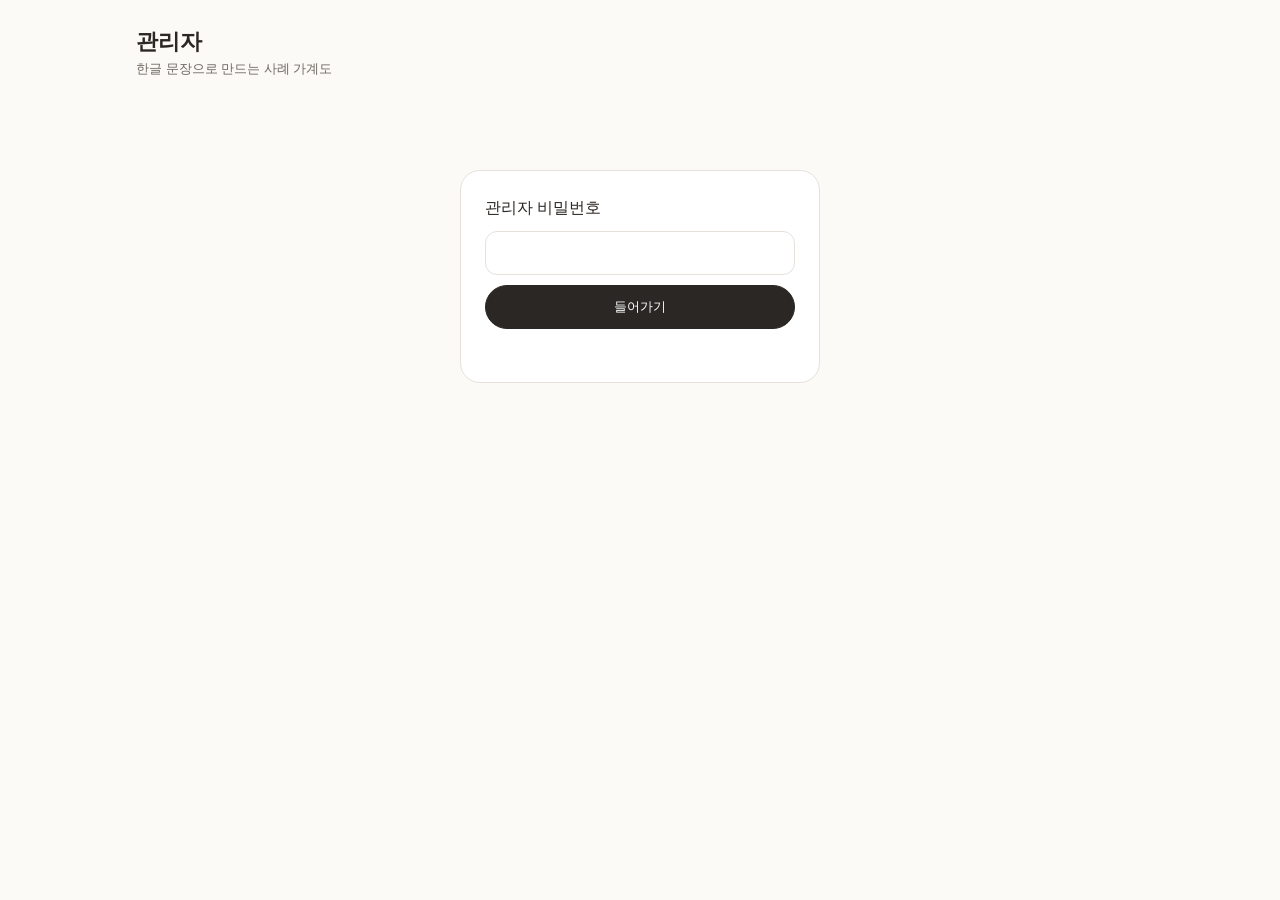
<file: admin/index.html>
<!doctype html>
<html lang="ko">
<head>
<meta charset="utf-8">
<meta name="viewport" content="width=device-width, initial-scale=1">
<meta name="robots" content="noindex, nofollow">
<meta http-equiv="Content-Security-Policy" content="default-src 'self'; script-src 'self'; style-src 'self' https://fonts.googleapis.com; font-src https://fonts.gstatic.com; img-src 'self' data:; connect-src 'self'; form-action 'self'; base-uri 'none'; object-src 'none'">
<title>관리자 · 사례 가계도</title>
<link rel="icon" href="/favicon.svg" type="image/svg+xml">
<link rel="stylesheet" href="https://fonts.googleapis.com/css2?family=IBM+Plex+Sans+KR:wght@400;500;600;700&display=swap">
<link rel="stylesheet" href="/admin/admin.css">
</head>
<body>
<main class="wrap">
  <header class="top">
    <h1>관리자 <span>한글 문장으로 만드는 사례 가계도</span></h1>
    <button class="btn ghost" type="button" id="logout" hidden>나가기</button>
  </header>

  <form class="login" id="login">
    <label for="pw">관리자 비밀번호</label>
    <input id="pw" type="password" autocomplete="current-password" required>
    <button class="btn" type="submit">들어가기</button>
    <p class="err" id="err" aria-live="polite"></p>
  </form>

  <section id="dash" hidden>
    <div class="period" role="group" aria-label="기간">
      <button type="button" data-days="7">7일</button>
      <button type="button" data-days="30" aria-pressed="true">30일</button>
      <button type="button" data-days="90">90일</button>
    </div>

    <div class="totals" id="totals"></div>

    <article class="card">
      <h2>날짜별 방문</h2>
      <div class="bars" id="bars"></div>
    </article>

    <div class="grid2">
      <article class="card"><h2>들어온 경로</h2><div id="channels"></div></article>
      <article class="card"><h2>UTM 출처 / 매체</h2><div id="utm"></div><h3>캠페인</h3><div id="campaigns"></div></article>
      <article class="card"><h2>쓰는 분들의 직업</h2><p class="hint">처음 내려받을 때 고른 답 (건너뛴 분은 빠져요)</p><div id="jobs"></div><h3>기타로 적은 직업</h3><div id="jobOthers"></div></article>
      <article class="card"><h2>좋았던 점 (전체 기간)</h2><div id="likes"></div></article>
    </div>

    <article class="card">
      <div class="card-head"><h2>기타 한 줄 후기</h2><span class="hint">남기면 바로 메모장에 붙어요. '숨김'을 누르면 빠져요</span></div>
      <ul class="list" id="others"></ul>
    </article>

    <article class="card">
      <div class="card-head"><h2>아쉬웠던 점</h2><button class="btn ghost small" type="button" id="csv">후기 CSV 내려받기</button></div>
      <ul class="list" id="dislikes"></ul>
    </article>

    <article class="card">
      <h2>UTM 링크 만들기</h2>
      <p class="hint">홍보할 곳마다 다른 링크를 쓰면, 어디서 들어왔는지 '들어온 경로'에서 볼 수 있어요.</p>
      <div class="utm-form">
        <label>출처 <input id="u-src" placeholder="예: kakao, instagram, cafe"></label>
        <label>매체 <input id="u-med" placeholder="예: chat, post, banner"></label>
        <label>캠페인 <input id="u-cmp" placeholder="예: 2026_winter"></label>
      </div>
      <div class="utm-out"><input id="u-link" readonly aria-label="만든 링크"><button class="btn small" type="button" id="u-copy">복사</button></div>
    </article>
  </section>
</main>
<script src="/admin/admin.js"></script>
</body>
</html>
</file>
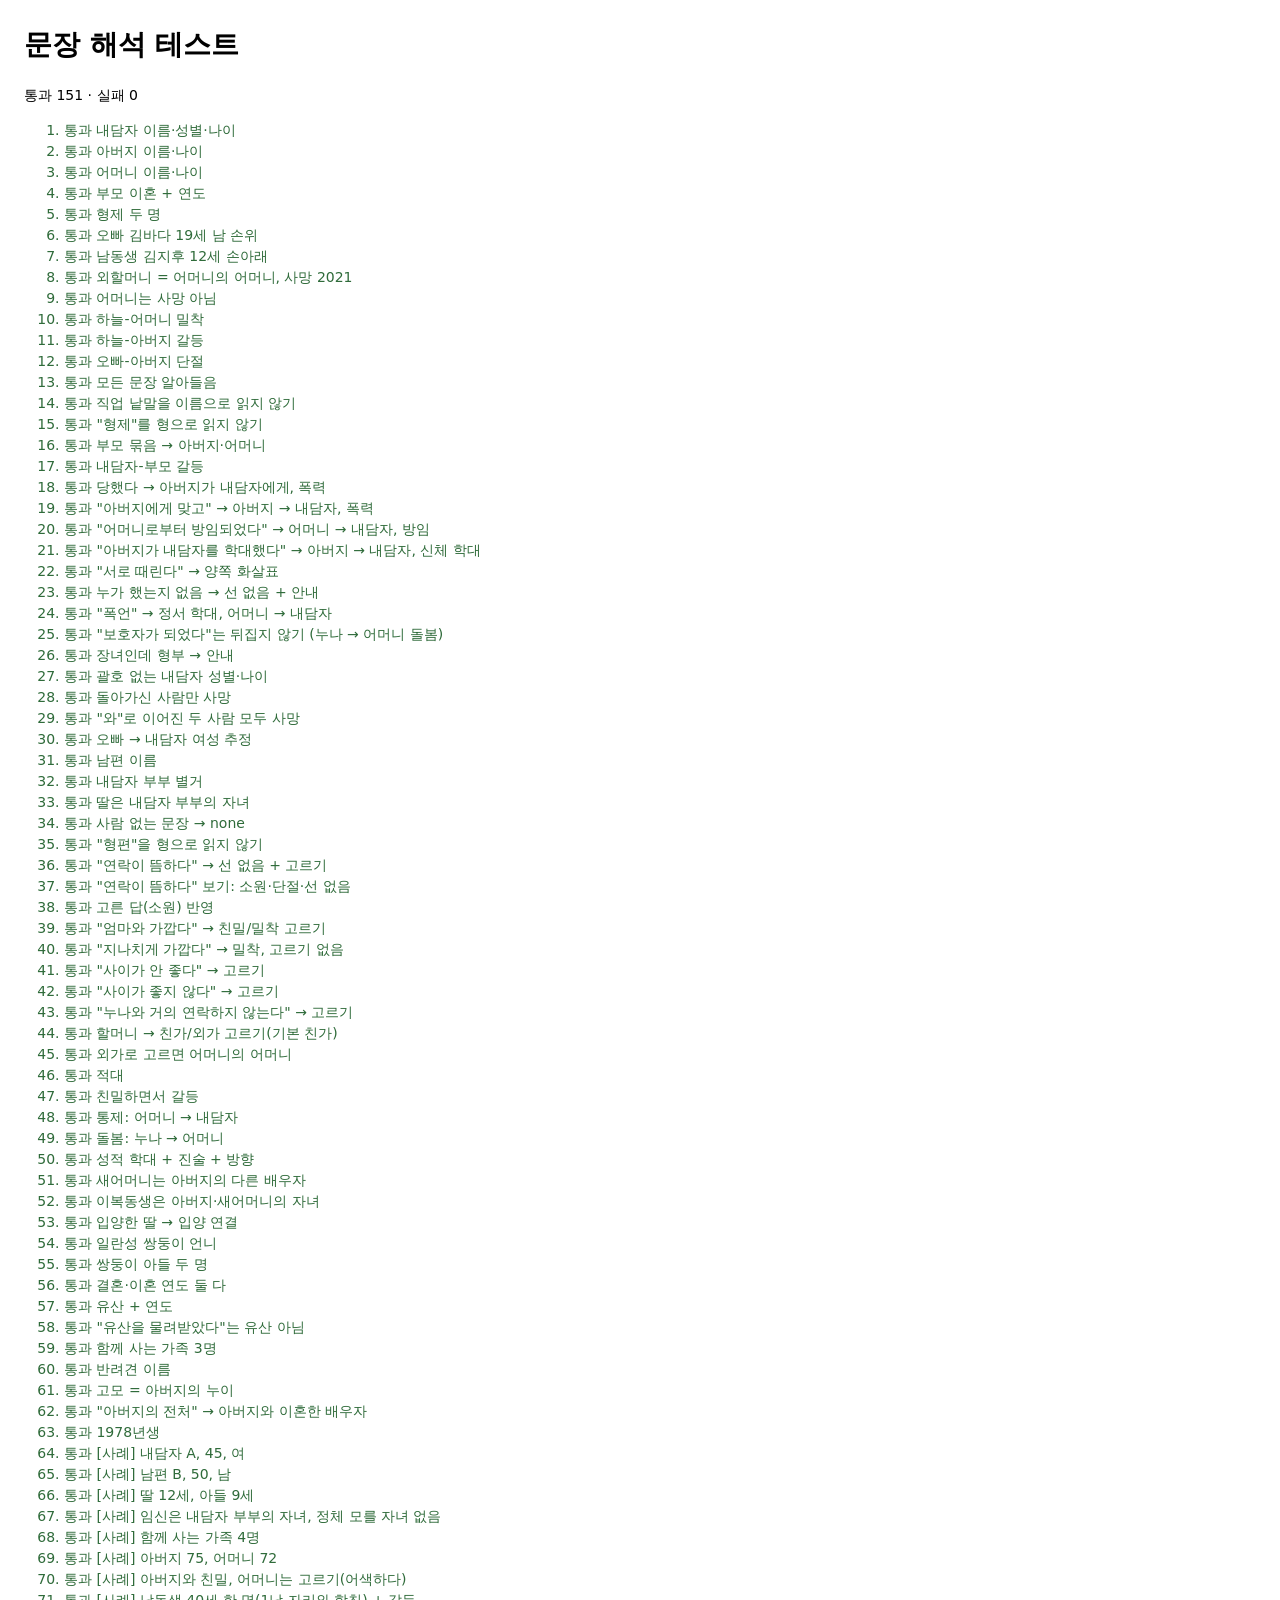
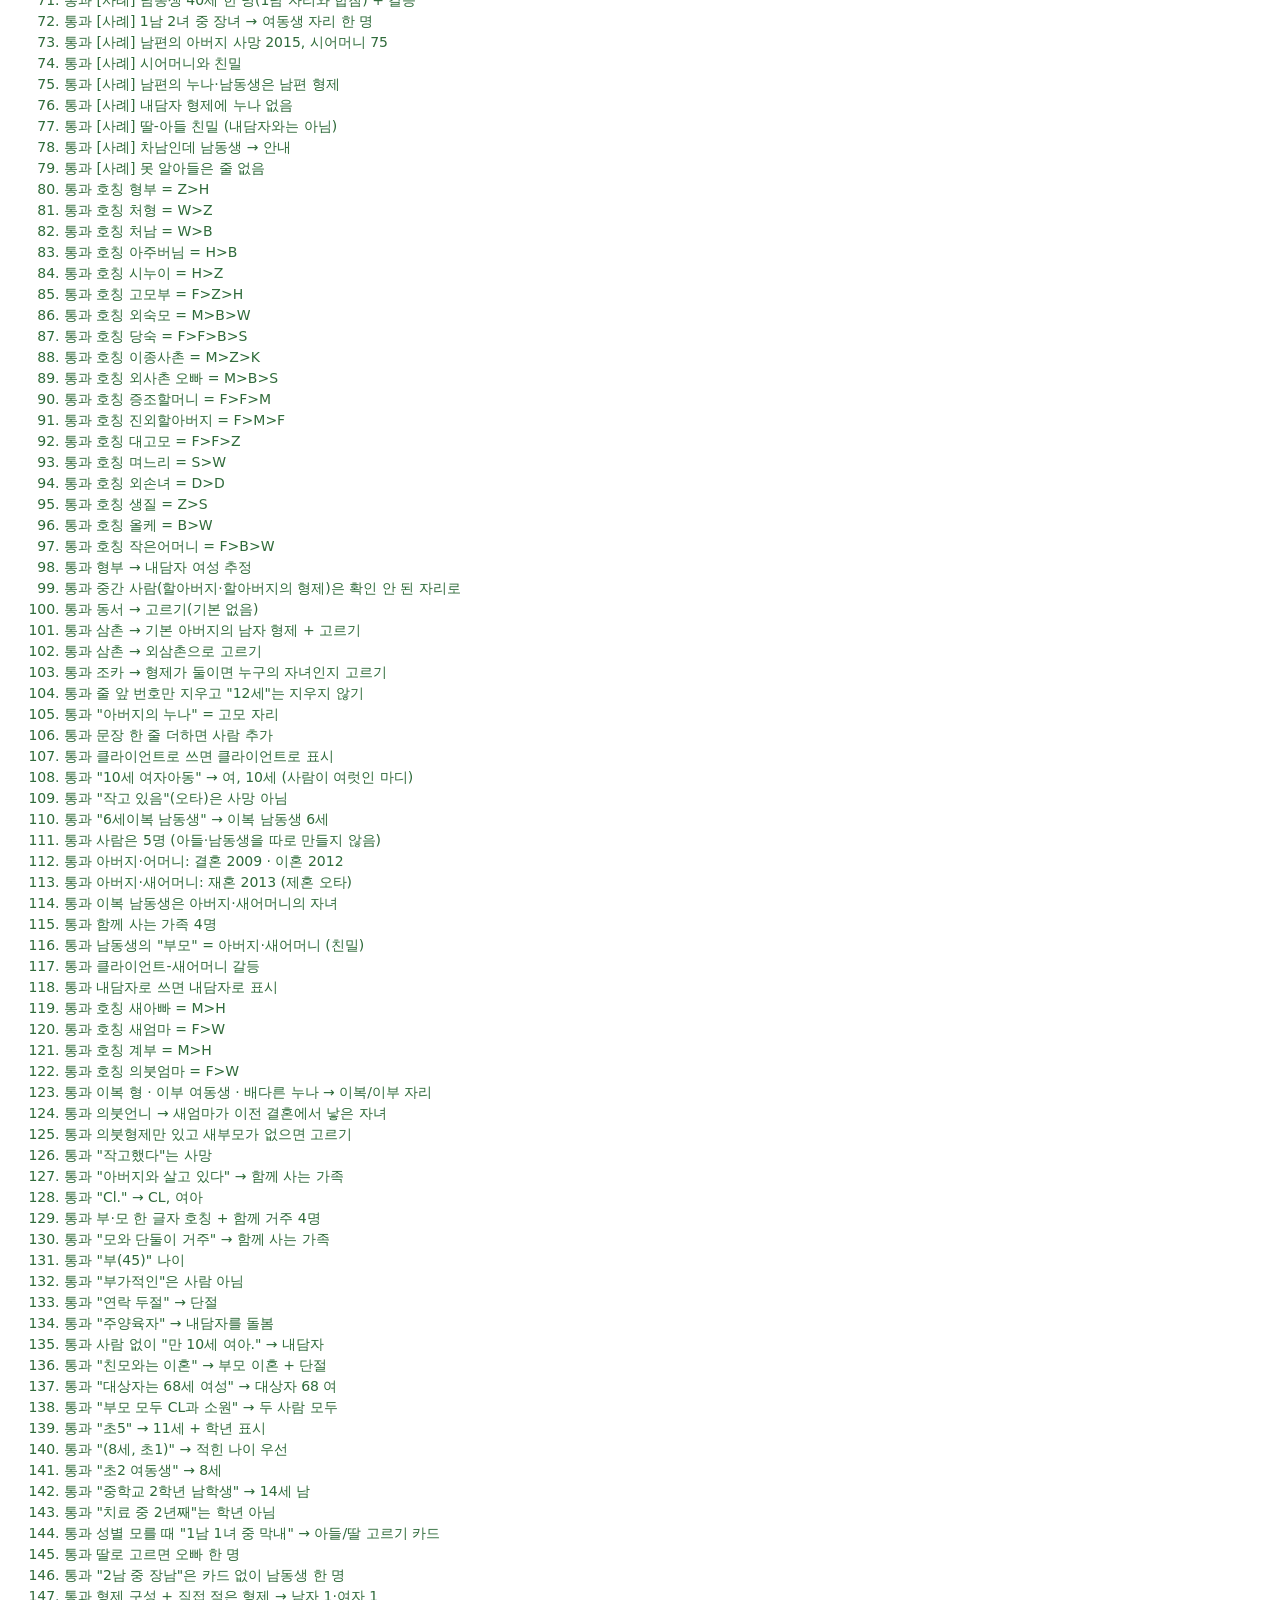
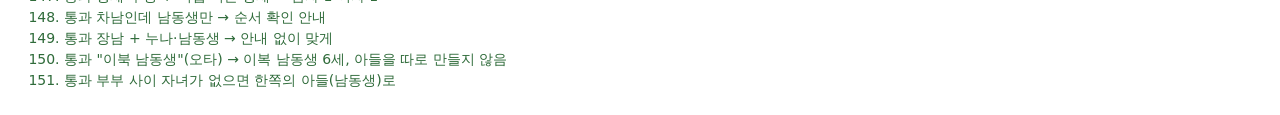
<file: tests/parser.html>
<!doctype html>
<html lang="ko">
<head>
<meta charset="utf-8">
<title>문장 해석 테스트</title>
<style>
  body { font: 14px/1.5 system-ui, sans-serif; margin: 24px; }
  .pass { color: #2f6b3a; } .fail { color: #b4232a; font-weight: 600; }
</style>
</head>
<body>
<h1>문장 해석 테스트</h1>
<p id="summary"></p>
<ol id="out"></ol>
<script src="../js/model.js"></script>
<script src="../js/parser.js"></script>
<script>
(function () {
  var F = FamilyModel, parse = GenogramParser.parse;
  var out = document.getElementById('out');
  var pass = 0, fail = 0;
  function check(name, cond, detail) {
    var li = document.createElement('li');
    li.className = cond ? 'pass' : 'fail';
    li.textContent = (cond ? '통과 ' : '실패 ') + name + (cond ? '' : ' — ' + (detail || ''));
    out.appendChild(li);
    cond ? pass++ : fail++;
  }
  function key(m, k) { return m.persons.filter(function (p) { return p.key === k; })[0]; }
  function lab(m, l) { return m.persons.filter(function (p) { return p.label === l; }); }
  function client(m) { return F.clientOf(m); }
  function father(m) { return F.parentOf(m, client(m).id, 'M', null, false); }
  function mother(m) { return F.parentOf(m, client(m).id, 'F', null, false); }
  function unionOf(m, a, b) { return F.unionsOf(m, a.id).filter(function (u) { return F.partnerIn(u, a.id) === b.id; })[0]; }
  function rel(m, a, b, type) { return m.relations.some(function (x) { return x.a === a.id && x.b === b.id && x.type === type; }); }
  function sibs(m) { return F.siblingsOf(m, client(m).id); }
  function J(x) { return JSON.stringify(x); }

  var example = [
    '내담자는 김하늘(여, 16세)이다.',
    '아버지는 김정우(47세)이고, 어머니는 박선영(44세)이다.',
    '아버지와 어머니는 2021년에 이혼했다.',
    '오빠 김바다(19세)가 있고, 남동생 김지후(12세)가 있다.',
    '외할머니는 2021년에 사망했다.',
    '하늘이는 어머니와 밀착되어 있다.',
    '하늘이와 아버지는 갈등이 심하다.',
    '오빠와 아버지는 연락이 끊겨 단절된 상태이다.'
  ].join('\n');
  var m = parse(example);
  var c = client(m), f = father(m), mo = mother(m);
  check('내담자 이름·성별·나이', c && c.name === '김하늘' && c.gender === 'F' && c.age === 16, J(c));
  check('아버지 이름·나이', f && f.name === '김정우' && f.age === 47, J(f));
  check('어머니 이름·나이', mo && mo.name === '박선영' && mo.age === 44, J(mo));
  var pu = unionOf(m, f, mo);
  check('부모 이혼 + 연도', pu && pu.status === 'divorced' && pu.end === 2021, J(pu));
  var s = sibs(m);
  check('형제 두 명', s.length === 2, s.length);
  var bada = s.filter(function (x) { return x.name === '김바다'; })[0];
  var jihu = s.filter(function (x) { return x.name === '김지후'; })[0];
  check('오빠 김바다 19세 남 손위', bada && bada.age === 19 && bada.gender === 'M' && bada.order === 'older', J(bada));
  check('남동생 김지후 12세 손아래', jihu && jihu.age === 12 && jihu.order === 'younger', J(jihu));
  var mgm = F.parentOf(m, mo.id, 'F', null, false);
  check('외할머니 = 어머니의 어머니, 사망 2021', mgm && mgm.deceased && mgm.deathYear === 2021 && mgm.label === '외할머니', J(mgm));
  check('어머니는 사망 아님', !mo.deceased);
  check('하늘-어머니 밀착', rel(m, c, mo, 'fused'));
  check('하늘-아버지 갈등', rel(m, c, f, 'conflict'));
  check('오빠-아버지 단절', rel(m, bada, f, 'cutoff'));
  check('모든 문장 알아들음', m.lines.every(function (l) { return l.status === 'ok'; }), J(m.lines.filter(function (l) { return l.status !== 'ok'; })));

  var m2 = parse('아버지는 공무원이다. 어머니는 우울증이 있다. 누나는 고등학생이다.');
  check('직업 낱말을 이름으로 읽지 않기', !father(m2).name && !mother(m2).name && !sibs(m2)[0].name);
  check('"형제"를 형으로 읽지 않기', sibs(parse('내담자는 형제가 없다.')).length === 0);

  var m4 = parse('내담자(남, 10세)는 부모와 갈등이 있다. 내담자는 아버지에게 폭행을 당했다.');
  var c4 = client(m4), f4 = father(m4), mo4 = mother(m4);
  check('부모 묶음 → 아버지·어머니', f4 && mo4);
  check('내담자-부모 갈등', rel(m4, c4, f4, 'conflict') && rel(m4, c4, mo4, 'conflict'));
  var ab = m4.relations.filter(function (r) { return r.type === 'abuse'; })[0];
  check('당했다 → 아버지가 내담자에게, 폭력', ab && ab.a === f4.id && ab.b === c4.id && ab.sub === 'violence', J(ab));
  // 화살표 방향과 종류
  function abuseOf(m) { return m.relations.filter(function (r) { return r.type === 'abuse'; })[0]; }
  var d1 = parse('내담자는 아버지에게 맞고 자랐다.'), r1 = abuseOf(d1);
  check('"아버지에게 맞고" → 아버지 → 내담자, 폭력', r1 && r1.a === father(d1).id && r1.b === client(d1).id && r1.sub === 'violence', J(r1));
  var d2 = parse('내담자는 어머니로부터 방임되었다.'), r2 = abuseOf(d2);
  check('"어머니로부터 방임되었다" → 어머니 → 내담자, 방임', r2 && r2.a === mother(d2).id && r2.sub === 'neglect', J(r2));
  var d3 = parse('아버지가 내담자를 신체적으로 학대했다.'), r3 = abuseOf(d3);
  check('"아버지가 내담자를 학대했다" → 아버지 → 내담자, 신체 학대', r3 && r3.a === father(d3).id && r3.sub === 'physical', J(r3));
  var d4 = parse('아버지와 어머니는 서로 때린다.'), r4 = abuseOf(d4);
  check('"서로 때린다" → 양쪽 화살표', r4 && r4.mutual === true, J(r4));
  var d5 = parse('내담자는 학대를 받았다.');
  check('누가 했는지 없음 → 선 없음 + 안내', !abuseOf(d5) && d5.lines[0].status === 'partial', J(d5.lines));
  var d6 = parse('어머니는 내담자에게 폭언을 했다.'), r6 = abuseOf(d6);
  check('"폭언" → 정서 학대, 어머니 → 내담자', r6 && r6.a === mother(d6).id && r6.sub === 'emotional', J(r6));
  var d7 = parse('누나가 어머니의 주 보호자가 되었다.'), r7 = d7.relations[0];
  check('"보호자가 되었다"는 뒤집지 않기 (누나 → 어머니 돌봄)', r7 && r7.type === 'care' && F.person(d7, r7.a).label === '누나', J(r7));
  var d8 = parse('내담자는 김하나(여)이고 2녀 중 장녀이다. 형부가 있다.');
  check('장녀인데 형부 → 안내', d8.lines.some(function (l) { return l.status === 'warn'; }), J(d8.lines));
  check('괄호 없는 내담자 성별·나이', c4.gender === 'M' && c4.age === 10, J(c4));

  var m5 = parse('아버지는 친할머니가 돌아가신 뒤 술을 자주 마셨다.');
  var pgm5 = F.parentOf(m5, father(m5).id, 'F', null, false);
  check('돌아가신 사람만 사망', pgm5 && pgm5.deceased && !father(m5).deceased);
  var m6 = parse('친할아버지와 친할머니는 모두 사망했다.');
  var gpu = F.parentsOf(m6, father(m6).id);
  check('"와"로 이어진 두 사람 모두 사망', gpu.length === 2 && gpu.every(function (p) { return p.deceased; }));
  check('오빠 → 내담자 여성 추정', client(parse('오빠가 있다.')).gender === 'F');

  var m8 = parse('내담자는 이수민(여, 38세)이다. 남편 박준호(40세)와 2020년부터 별거 중이다. 딸 박서연(8세)이 있다.');
  var sp8 = F.person(m8, F.partnerIn(F.unionsOf(m8, client(m8).id)[0], client(m8).id));
  check('남편 이름', sp8 && sp8.name === '박준호', J(sp8));
  check('내담자 부부 별거', F.unionsOf(m8, client(m8).id)[0].status === 'separated');
  var kids8 = F.childrenOf(m8, F.unionsOf(m8, client(m8).id)[0].id);
  check('딸은 내담자 부부의 자녀', kids8.length === 1 && kids8[0].name === '박서연' && kids8[0].age === 8, J(kids8));

  var m9 = parse('내담자는 김민수이다. 집안 형편이 어렵다.');
  check('사람 없는 문장 → none', m9.lines[1].status === 'none', J(m9.lines[1]));
  check('"형편"을 형으로 읽지 않기', sibs(m9).length === 0);

  // ── 애매한 표현은 고르게
  var m12 = parse('내담자는 김민수이다. 아버지가 있다. 민수는 아버지와 연락이 뜸하다.');
  check('"연락이 뜸하다" → 선 없음 + 고르기', m12.relations.length === 0 && m12.choices.length === 1 && m12.lines[2].status === 'choice', J(m12.choices));
  check('"연락이 뜸하다" 보기: 소원·단절·선 없음', J(m12.choices[0].options.map(function (o) { return o[0]; })) === J(['distant', 'cutoff', 'none']));
  var ans = {}; ans[m12.choices[0].key] = 'distant';
  var m12b = parse('내담자는 김민수이다. 아버지가 있다. 민수는 아버지와 연락이 뜸하다.', ans);
  check('고른 답(소원) 반영', rel(m12b, client(m12b), father(m12b), 'distant'));
  var m13 = parse('하늘이는 엄마와 가깝다.');
  check('"엄마와 가깝다" → 친밀/밀착 고르기', m13.choices.length === 1 && J(m13.choices[0].options.map(function (o) { return o[0]; })) === J(['close', 'fused', 'none']));
  var m14 = parse('어머니와 딸은 지나치게 가깝다.');
  check('"지나치게 가깝다" → 밀착, 고르기 없음', m14.choices.length === 0 && m14.relations.length === 1 && m14.relations[0].type === 'fused', J(m14.relations));
  check('"사이가 안 좋다" → 고르기', parse('내담자는 아버지와 사이가 안 좋다.').choices.length === 1);
  check('"사이가 좋지 않다" → 고르기', parse('내담자는 아버지와 사이가 좋지 않다.').choices.length === 1);
  check('"누나와 거의 연락하지 않는다" → 고르기', parse('내담자는 누나와 거의 연락하지 않는다.').choices.length === 1);
  var m15 = parse('할머니는 2018년에 사망했다.');
  check('할머니 → 친가/외가 고르기(기본 친가)', m15.choices.length === 1 && m15.choices[0].kind === 'side' && m15.choices[0].value === 'F>M', J(m15.choices));
  var a15 = {}; a15[m15.choices[0].key] = 'M>M';
  var m15b = parse('할머니는 2018년에 사망했다.', a15);
  check('외가로 고르면 어머니의 어머니', F.parentOf(m15b, mother(m15b).id, 'F', null, false).deceased);

  // ── 적대·복합선·화살표선
  check('적대', parse('내담자와 아버지는 적대적이다.').relations[0].type === 'hostile');
  check('친밀하면서 갈등', parse('부부는 사이가 좋지만 자주 충돌한다. 아버지와 어머니는 사이가 좋지만 자주 충돌한다.').relations.some(function (r) { return r.type === 'closeConflict'; }));
  var m16 = parse('어머니가 내담자의 모든 결정을 대신 결정한다.');
  check('통제: 어머니 → 내담자', m16.relations.some(function (r) { return r.type === 'control' && r.a === mother(m16).id; }), J(m16.relations));
  var m17 = parse('누나가 치매인 어머니를 돌본다.');
  var care = m17.relations.filter(function (r) { return r.type === 'care'; })[0];
  check('돌봄: 누나 → 어머니', care && F.person(m17, care.a).label === '누나', J(m17.relations));
  var m18 = parse('내담자는 친척에게 성추행을 당했다고 진술했다. 내담자는 삼촌에게 성추행을 당했다고 진술했다.');
  var sx = m18.relations.filter(function (r) { return r.type === 'abuse'; })[0];
  check('성적 학대 + 진술 + 방향', sx && sx.sub === 'sexual' && sx.note === '진술' && sx.b === client(m18).id, J(sx));

  // ── 재혼·이복·입양·쌍둥이
  var m19 = parse('아버지는 재혼했다. 새어머니 이수진(45세)이 있다. 이복동생 김하준(6세)이 있다.');
  var f19 = father(m19);
  var us19 = F.unionsOf(m19, f19.id).filter(function (u) { return F.partnerIn(u, f19.id); });
  var stepm = m19.persons.filter(function (p) { return p.name === '이수진'; })[0];
  check('새어머니는 아버지의 다른 배우자', stepm && us19.some(function (u) { return F.partnerIn(u, f19.id) === stepm.id; }), J(m19.unions));
  var hj = m19.persons.filter(function (p) { return p.name === '김하준'; })[0];
  var hjU = F.parentUnionOf(m19, hj.id);
  check('이복동생은 아버지·새어머니의 자녀', hjU && [hjU.a, hjU.b].indexOf(f19.id) >= 0 && [hjU.a, hjU.b].indexOf(stepm.id) >= 0, J(hjU));
  var m20 = parse('내담자는 이수민(여, 38세)이다. 남편이 있다. 입양한 딸 박서연(8세)이 있다.');
  var ad = m20.persons.filter(function (p) { return p.name === '박서연'; })[0];
  check('입양한 딸 → 입양 연결', ad && F.linkOf(m20, ad.id).type === 'adopted');
  var m21 = parse('내담자는 김하늘(여)이다. 일란성 쌍둥이 언니 김하나가 있다.');
  var l21 = F.linkOf(m21, client(m21).id), s21 = sibs(m21)[0];
  check('일란성 쌍둥이 언니', s21 && l21.twin && F.linkOf(m21, s21.id).twin === l21.twin && l21.identical, J(m21.links));
  var m22 = parse('내담자는 박지수(여)이다. 남편이 있다. 쌍둥이 아들이 있다.');
  var kids22 = F.childrenOf(m22, F.unionsOf(m22, client(m22).id)[0].id);
  check('쌍둥이 아들 두 명', kids22.length === 2 && kids22.every(function (k) { return k.gender === 'M'; }) && F.linkOf(m22, kids22[0].id).twin, J(kids22));

  // ── 연도·임신·반려동물·동거가족·고모
  var m23 = parse('부모는 2010년에 결혼해 2021년에 이혼했다.');
  var u23 = unionOf(m23, father(m23), mother(m23));
  check('결혼·이혼 연도 둘 다', u23.start === 2010 && u23.end === 2021 && u23.status === 'divorced', J(u23));
  var m24 = parse('내담자는 박지수(여)이다. 남편이 있다. 내담자는 2019년에 유산을 경험했다.');
  check('유산 + 연도', m24.persons.some(function (p) { return p.kind === 'miscarriage' && p.birthYear === 2019; }));
  check('"유산을 물려받았다"는 유산 아님', !parse('아버지는 할아버지의 유산을 물려받았다.').persons.some(function (p) { return p.kind === 'miscarriage'; }));
  var m25 = parse('내담자는 어머니, 누나와 함께 산다. 반려견 콩이가 있다.');
  check('함께 사는 가족 3명', m25.household.length === 3, J(m25.household));
  check('반려견 이름', m25.persons.some(function (p) { return p.kind === 'pet' && p.name === '콩이'; }), J(m25.persons.filter(function (p) { return p.kind === 'pet'; })));
  var m26 = parse('고모 김미영(50세)이 있다. 내담자는 고모와 친밀하다.');
  var aunt = m26.persons.filter(function (p) { return p.name === '김미영'; })[0];
  check('고모 = 아버지의 누이', aunt && F.siblingsOf(m26, father(m26).id).indexOf(aunt) >= 0 && rel(m26, client(m26), aunt, 'close'));
  var m27 = parse('아버지의 전처는 최은정이다.');
  check('"아버지의 전처" → 아버지와 이혼한 배우자', m27.persons.some(function (p) { return p.name === '최은정'; }) && F.unionsOf(m27, father(m27).id).some(function (u) { return u.status === 'divorced'; }));
  check('1978년생', parse('아버지는 1978년생이다.').persons.some(function (p) { return p.birthYear === 1978; }));

  // ── 올려 주신 사례 (2026-11-15)
  var caseText = [
    '내담자 A는 45세 여성으로 1남 2녀 중 장녀이며, 남편 B는 50세 남성으로 2남 1녀 중 차남이다.',
    '두 사람에게는 12세 딸과 9세 아들이 있으며 현재 셋째 자녀를 임신 중이다.',
    '내담자와 남편, 딸, 아들은 함께 살고 있다.',
    '내담자의 아버지는 75세이고 어머니는 72세이다. 내담자는 아버지와 친밀하지만 어머니와는 어색하다.',
    '내담자의 40세 남동생과는 갈등이 있다.',
    '남편의 아버지는 2015년에 사망했으며 어머니는 75세이다.',
    '내담자는 시어머니와 사이가 좋다.',
    '남편에게는 누나 한 명과 남동생 한 명이 있다.',
    '12세 딸과 9세 아들은 서로 친밀하다.'
  ].join('\n');
  var mc = parse(caseText), cc = client(mc), hb = F.person(mc, F.partnerIn(F.unionsOf(mc, cc.id).filter(function (u) { return u.a && u.b; })[0], cc.id));
  check('[사례] 내담자 A, 45, 여', cc.name === 'A' && cc.age === 45 && cc.gender === 'F', J(cc));
  check('[사례] 남편 B, 50, 남', hb && hb.name === 'B' && hb.age === 50 && hb.gender === 'M', J(hb));
  var kidsC = F.childrenOf(mc, F.unionsOf(mc, cc.id).filter(function (u) { return u.a && u.b; })[0].id);
  var dau = kidsC.filter(function (k) { return k.label === '딸'; })[0], son = kidsC.filter(function (k) { return k.label === '아들'; })[0];
  check('[사례] 딸 12세, 아들 9세', dau && dau.age === 12 && son && son.age === 9, J(kidsC));
  check('[사례] 임신은 내담자 부부의 자녀, 정체 모를 자녀 없음', kidsC.length === 3 && kidsC.some(function (k) { return k.kind === 'pregnancy'; }), J(kidsC.map(function (k) { return k.label; })));
  check('[사례] 함께 사는 가족 4명', mc.household.length === 4, J(mc.household));
  var cf = father(mc), cm = mother(mc);
  check('[사례] 아버지 75, 어머니 72', cf.age === 75 && cm.age === 72);
  check('[사례] 아버지와 친밀, 어머니는 고르기(어색하다)', rel(mc, cc, cf, 'close') && !mc.relations.some(function (r) { return r.b === cm.id || r.a === cm.id; }) && mc.choices.some(function (c) { return /어색/.test(c.key); }), J(mc.relations) + J(mc.choices));
  var bro = F.siblingsOf(mc, cc.id).filter(function (s) { return s.gender === 'M'; });
  check('[사례] 남동생 40세 한 명(1남 자리와 합침) + 갈등', bro.length === 1 && bro[0].age === 40 && rel(mc, cc, bro[0], 'conflict'), J(bro));
  var sis = F.siblingsOf(mc, cc.id).filter(function (s) { return s.gender === 'F'; });
  check('[사례] 1남 2녀 중 장녀 → 여동생 자리 한 명', sis.length === 1 && sis[0].order === 'younger' && sis[0].implied, J(sis));
  var hf = F.parentOf(mc, hb.id, 'M', null, false), hm = F.parentOf(mc, hb.id, 'F', null, false);
  check('[사례] 남편의 아버지 사망 2015, 시어머니 75', hf && hf.deceased && hf.deathYear === 2015 && hm && hm.age === 75, J([hf, hm]));
  check('[사례] 시어머니와 친밀', rel(mc, cc, hm, 'close'));
  var hsibs = F.siblingsOf(mc, hb.id);
  check('[사례] 남편의 누나·남동생은 남편 형제', hsibs.some(function (s) { return s.gender === 'F' && s.order === 'older'; }) && hsibs.some(function (s) { return s.gender === 'M' && s.order === 'younger'; }), J(hsibs));
  check('[사례] 내담자 형제에 누나 없음', !F.siblingsOf(mc, cc.id).some(function (s) { return s.label === '누나'; }));
  check('[사례] 딸-아들 친밀 (내담자와는 아님)', rel(mc, dau, son, 'close') && !rel(mc, cc, dau, 'close'), J(mc.relations));
  check('[사례] 차남인데 남동생 → 안내', mc.lines.some(function (l) { return l.status === 'warn'; }), J(mc.lines.filter(function (l) { return l.status === 'warn'; })));
  check('[사례] 못 알아들은 줄 없음', !mc.lines.some(function (l) { return l.status === 'partial' || l.status === 'none'; }), J(mc.lines.filter(function (l) { return l.status === 'partial' || l.status === 'none'; })));

  // ── 호칭
  function pathOf(m, p) {
    // 내담자에서 p 까지 가는 길을 거꾸로 찾는다 (테스트용)
    var c = client(m), seen = {}, q = [[c, '']];
    seen[c.id] = 1;
    while (q.length) {
      var it = q.shift(), x = it[0], path = it[1];
      if (x.id === p.id) return path.slice(1);
      var steps = [];
      F.parentsOf(m, x.id).forEach(function (y) { steps.push([y, y.gender === 'M' ? 'F' : 'M']); });
      F.siblingsOf(m, x.id).forEach(function (y) { steps.push([y, y.gender === 'M' ? 'B' : y.gender === 'F' ? 'Z' : 'X']); });
      F.unionsOf(m, x.id).forEach(function (u) {
        var y = F.person(m, F.partnerIn(u, x.id));
        if (y) steps.push([y, y.gender === 'M' ? 'H' : y.gender === 'F' ? 'W' : 'SP']);
        F.childrenOf(m, u.id).forEach(function (k) { steps.push([k, k.gender === 'M' ? 'S' : k.gender === 'F' ? 'D' : 'K']); });
      });
      steps.forEach(function (s) { if (!seen[s[0].id]) { seen[s[0].id] = 1; q.push([s[0], path + '>' + s[1]]); } });
    }
    return null;
  }
  function kin(sentence, label, expect) {
    var mk = parse(sentence);
    var p = mk.persons.filter(function (x) { return x.name === '홍길' || x.label === label; })[0];
    var got = p && pathOf(mk, p);
    check('호칭 ' + label + ' = ' + expect, got === expect, got);
  }
  kin('형부 홍길이 있다.', '형부', 'Z>H');
  kin('처형 홍길이 있다.', '처형', 'W>Z');
  kin('처남 홍길이 있다.', '처남', 'W>B');
  kin('아주버님 홍길이 있다.', '아주버님', 'H>B');
  kin('시누이 홍길이 있다.', '시누이', 'H>Z');
  kin('고모부 홍길이 있다.', '고모부', 'F>Z>H');
  kin('외숙모 홍길이 있다.', '외숙모', 'M>B>W');
  kin('당숙 홍길이 있다.', '당숙', 'F>F>B>S');
  kin('이종사촌 홍길이 있다.', '이종사촌', 'M>Z>K');
  kin('외사촌 오빠 홍길이 있다.', '외사촌 오빠', 'M>B>S');
  kin('증조할머니 홍길이 있다.', '증조할머니', 'F>F>M');
  kin('진외할아버지 홍길이 있다.', '진외할아버지', 'F>M>F');
  kin('대고모 홍길이 있다.', '대고모', 'F>F>Z');
  kin('며느리 홍길이 있다.', '며느리', 'S>W');
  kin('외손녀 홍길이 있다.', '외손녀', 'D>D');
  kin('생질 홍길이 있다.', '생질', 'Z>S');
  kin('올케 홍길이 있다.', '올케', 'B>W');
  kin('작은어머니 홍길이 있다.', '작은어머니', 'F>B>W');
  var mdx = parse('형부가 있다.');
  check('형부 → 내담자 여성 추정', client(mdx).gender === 'F');
  var mmid = parse('당숙이 있다.');
  check('중간 사람(할아버지·할아버지의 형제)은 확인 안 된 자리로', mmid.persons.filter(function (p) { return p.implied; }).length >= 3, J(mmid.persons.map(function (p) { return p.label + ':' + p.implied; })));
  var mdong = parse('동서가 있다.');
  check('동서 → 고르기(기본 없음)', mdong.choices.length === 1 && mdong.choices[0].value == null);
  var msam = parse('삼촌이 있다.');
  check('삼촌 → 기본 아버지의 남자 형제 + 고르기', msam.choices.length === 1 && pathOf(msam, msam.persons.filter(function (p) { return p.label === '삼촌'; })[0]) === 'F>B');
  var a2 = {}; a2[msam.choices[0].key] = 'M>B';
  check('삼촌 → 외삼촌으로 고르기', parse('삼촌이 있다.', a2).persons.some(function (p) { return p.label === '외삼촌'; }));
  var mjo = parse('누나와 남동생이 있다. 조카 홍길이 있다.');
  check('조카 → 형제가 둘이면 누구의 자녀인지 고르기', mjo.choices.some(function (c) { return c.kind === 'via'; }), J(mjo.choices));
  check('줄 앞 번호만 지우고 "12세"는 지우지 않기', parse('1. 내담자는 김민수이다.\n12세 딸이 있다.').persons.some(function (p) { return p.age === 12; }));
  check('"아버지의 누나" = 고모 자리', pathOf(parse('아버지의 누나는 김미영이다.'), parse('아버지의 누나는 김미영이다.').persons.filter(function (p) { return p.name === '김미영'; })[0]) === 'F>Z');

  var base = '내담자는 김민수(남, 10세)이다. 아버지와 어머니가 있다.';
  check('문장 한 줄 더하면 사람 추가', parse(base + ' 누나 김지아(13세)가 있다.').persons.length === parse(base).persons.length + 1);

  // ── 현장 사례: 재혼 가정 + 이복동생 (2026-11-16)
  var cs = parse('클라이언트는 10세 여자아동으로 아버지, 새어머니 6세이복 남동생과 살고있음\n' +
    '클라이언트의 아버지는 클라이언트 어머니와 2009년에결혼하였다가 2012년에 이혼하고 2013년 제혼함\n' +
    '클라이언트는 아버지 및 남동생과 소원한 관계이며, 새어머니와 갈등 관계를 작고 있음\n' +
    '남동생은 부모와 친밀한 관계를 갖고 있음\n' +
    '클라이언트의 아버지와 새어미니는 보통 관계를 갖고 있으며 부부 모두 아들과 친밀한 편임');
  var lb = function (m, l) { return m.persons.filter(function (p) { return p.label === l; })[0]; };
  var csC = client(cs), csF = lb(cs, '아버지'), csM = lb(cs, '어머니'), csSM = lb(cs, '새어머니'), csB = lb(cs, '이복 남동생');
  check('클라이언트로 쓰면 클라이언트로 표시', csC.label === '클라이언트');
  check('"10세 여자아동" → 여, 10세 (사람이 여럿인 마디)', csC.gender === 'F' && csC.age === 10, J(csC));
  check('"작고 있음"(오타)은 사망 아님', !csSM.deceased);
  check('"6세이복 남동생" → 이복 남동생 6세', csB && csB.age === 6 && csB.gender === 'M');
  check('사람은 5명 (아들·남동생을 따로 만들지 않음)', cs.persons.length === 5, J(cs.persons.map(function (p) { return p.label; })));
  var uFM = cs.unions.filter(function (u) { return [u.a, u.b].indexOf(csF.id) >= 0 && [u.a, u.b].indexOf(csM.id) >= 0; })[0];
  var uFS = cs.unions.filter(function (u) { return [u.a, u.b].indexOf(csF.id) >= 0 && [u.a, u.b].indexOf(csSM.id) >= 0; })[0];
  check('아버지·어머니: 결혼 2009 · 이혼 2012', uFM && uFM.status === 'divorced' && uFM.start === 2009 && uFM.end === 2012, J(uFM));
  check('아버지·새어머니: 재혼 2013 (제혼 오타)', uFS && uFS.status === 'married' && uFS.start === 2013, J(uFS));
  check('이복 남동생은 아버지·새어머니의 자녀', cs.links.some(function (l) { return l.union === uFS.id && l.child === csB.id; }));
  check('함께 사는 가족 4명', cs.household.length === 4 && [csC, csF, csSM, csB].every(function (p) { return cs.household.indexOf(p.id) >= 0; }));
  check('남동생의 "부모" = 아버지·새어머니 (친밀)', rel(cs, csB, csF, 'close') && rel(cs, csB, csSM, 'close') && !cs.relations.some(function (r) { return r.a === csB.id && r.b === csM.id; }));
  check('클라이언트-새어머니 갈등', rel(cs, csC, csSM, 'conflict'));
  check('내담자로 쓰면 내담자로 표시', client(parse('내담자는 12세 남아이다.')).label === '내담자');

  // 새가족 낱말
  [['새아빠가 있다.', '새아빠', 'M>H'], ['새엄마가 있다.', '새엄마', 'F>W'], ['계부가 있다.', '계부', 'M>H'], ['의붓엄마가 있다.', '의붓엄마', 'F>W']].forEach(function (k) { kin(k[0], k[1], k[2]); });
  var hb = parse('이복 형이 있다. 이부 여동생이 있다. 배다른 누나가 있다.');
  check('이복 형 · 이부 여동생 · 배다른 누나 → 이복/이부 자리', ['이복 형', '이부 여동생', '배다른 누나'].every(function (l) { var p = lb(hb, l); return p && !hb.links.some(function (x) { return x.child === p.id && x.union === F.parentUnionOf(hb, client(hb).id).id; }); }), J(hb.persons.map(function (p) { return p.label; })));
  var ss = parse('새엄마가 있다. 의붓언니가 있다.');
  var ssU = lb(ss, '의붓언니');
  check('의붓언니 → 새엄마가 이전 결혼에서 낳은 자녀', ssU && ss.links.some(function (l) { var u = ss.unions.filter(function (x) { return x.id === l.union; })[0]; return l.child === ssU.id && u && [u.a, u.b].indexOf(lb(ss, '새엄마').id) >= 0; }));
  check('의붓형제만 있고 새부모가 없으면 고르기', parse('의붓형제가 있다.').choices.some(function (c) { return /^stepsib/.test(c.key); }));
  check('"작고했다"는 사망', lb(parse('외할아버지는 작고했다.'), '외할아버지').deceased === true);
  check('"아버지와 살고 있다" → 함께 사는 가족', parse('내담자는 아버지와 살고 있다.').household.length === 2);

  // ── 현장 기록 표기 (CL, 부·모, 거주 표현 등)
  var f1 = parse('Cl.은 초5 여아이며 부, 모, 남동생과 함께 거주.');
  check('"Cl." → CL, 여아', client(f1).label === 'CL' && client(f1).gender === 'F', J(client(f1)));
  check('부·모 한 글자 호칭 + 함께 거주 4명', lb(f1, '부') && lb(f1, '모') && f1.household.length === 4);
  check('"모와 단둘이 거주" → 함께 사는 가족', parse('CL은 12세 남아로 모와 단둘이 거주함.').household.length === 2);
  check('"부(45)" 나이', lb(parse('부(45)는 일용직임.'), '부').age === 45);
  check('"부가적인"은 사람 아님', parse('부가적인 지원이 필요함.').persons.length === 0);
  check('"연락 두절" → 단절', parse('부와는 연락 두절 상태임.').relations.some(function (r) { return r.type === 'cutoff'; }));
  check('"주양육자" → 내담자를 돌봄', parse('외조모가 주양육자 역할을 하고 있음.').relations.some(function (r) { return r.type === 'care'; }));
  check('사람 없이 "만 10세 여아." → 내담자', (function (m) { var c = client(m); return c && c.age === 10 && c.gender === 'F'; })(parse('만 10세 여아.')));
  var f2 = parse('친모와는 이혼 후 왕래 없음.');
  check('"친모와는 이혼" → 부모 이혼 + 단절', f2.unions.some(function (u) { return u.status === 'divorced' && u.a && u.b; }) && f2.relations.some(function (r) { return r.type === 'cutoff'; }));
  check('"대상자는 68세 여성" → 대상자 68 여', (function (c) { return c.label === '대상자' && c.age === 68 && c.gender === 'F'; })(client(parse('대상자는 68세 여성으로 독거 중이며 아들과 소원함.'))));
  check('"부모 모두 CL과 소원" → 두 사람 모두', parse('부모 모두 CL과 소원함.').relations.filter(function (r) { return r.type === 'distant'; }).length === 2);

  // ── 학년 → 나이, 성별 모를 때 형제 구성
  var g1 = client(parse('Cl.은 초5 여아이며 부, 모와 거주.'));
  check('"초5" → 11세 + 학년 표시', g1.age === 11 && g1.grade === '초5' && g1.gender === 'F', J(g1));
  check('"(8세, 초1)" → 적힌 나이 우선', lb(parse('남동생(8세, 초1)이 있음.'), '남동생').age === 8);
  check('"초2 여동생" → 8세', lb(parse('초2 여동생이 있다.'), '여동생').age === 8);
  check('"중학교 2학년 남학생" → 14세 남', (function (c) { return c.age === 14 && c.grade === '중2' && c.gender === 'M'; })(client(parse('내담자는 중학교 2학년 남학생이다.'))));
  check('"치료 중 2년째"는 학년 아님', parse('어머니는 치료 중 2년째이다.').persons.every(function (p) { return !p.grade; }));
  var c1 = parse('1남 1녀 중 막내.');
  check('성별 모를 때 "1남 1녀 중 막내" → 아들/딸 고르기 카드', c1.choices.some(function (c) { return /^compg/.test(c.key); }) && c1.persons.length === 1);
  var a3 = {}; a3[c1.choices.filter(function (c) { return /^compg/.test(c.key); })[0].key] = 'F';
  var c2 = parse('1남 1녀 중 막내.', a3);
  check('딸로 고르면 오빠 한 명', client(c2).gender === 'F' && c2.persons.length === 2 && lb(c2, '오빠'));
  check('"2남 중 장남"은 카드 없이 남동생 한 명', (function (m) { return !m.choices.length && m.persons.length === 2 && lb(m, '남동생'); })(parse('2남 중 장남.')));

  // ── "2남 1녀 중 차남" + 누나·남동생을 따로 적은 경우 → 남자 형제는 남동생 하나
  var sb = parse('남편 B는 50세 남성으로 2남 1녀 중 차남이다.\n남편에게는 누나 한 명과 남동생 한 명이 있다.');
  var sbH = lb(sb, '남편'), sbS = F.siblingsOf(sb, sbH.id);
  check('형제 구성 + 직접 적은 형제 → 남자 1·여자 1', sbS.filter(function (s) { return s.gender === 'M'; }).length === 1 && sbS.filter(function (s) { return s.gender === 'F'; }).length === 1, J(sbS.map(function (s) { return s.label; })));
  check('차남인데 남동생만 → 순서 확인 안내', sb.lines.some(function (l) { return l.status === 'warn' && /차남/.test(l.hint); }));
  var sb2 = parse('남편 B는 2남 1녀 중 장남이다.\n남편에게는 누나 한 명과 남동생 한 명이 있다.');
  check('장남 + 누나·남동생 → 안내 없이 맞게', !sb2.lines.some(function (l) { return l.status === 'warn'; }) && F.siblingsOf(sb2, lb(sb2, '남편').id).length === 2);

  // ── 같은 사례, "이북" 오타 (2026-11-16 실제 입력)
  var tb = parse('클라이언트는 10세 여자아동으로 아버지, 새어머니 6세이북 남동생과 살고있음\n' +
    '클라이언트의 아버지는 클라이언트 어머니와 2009년에결혼하였다가 2012년에 이혼하고 2013년 제혼함\n' +
    '남동생은 부모와 친밀한 관계를 갖고 있음\n' +
    '클라이언트의 아버지와 새어미니는 보통 관계를 갖고 있으며 부부 모두 아들과 친밀한 편임');
  check('"이북 남동생"(오타) → 이복 남동생 6세, 아들을 따로 만들지 않음', lb(tb, '이복 남동생') && lb(tb, '이복 남동생').age === 6 && !lb(tb, '아들') && tb.persons.length === 5, J(tb.persons.map(function (p) { return p.label; })));
  var tc = parse('아버지는 2013년 새어머니와 재혼했다. 남동생이 있다. 아버지와 새어머니는 보통 관계이며 부부 모두 아들과 친밀하다.');
  check('부부 사이 자녀가 없으면 한쪽의 아들(남동생)로', !lb(tc, '아들') && tc.relations.filter(function (r) { return r.type === 'close'; }).length === 2, J(tc.persons.map(function (p) { return p.label; })));

  document.getElementById('summary').textContent = '통과 ' + pass + ' · 실패 ' + fail;
  document.title = fail ? '실패 ' + fail : '모두 통과';
  window.__testResult = { pass: pass, fail: fail };
})();
</script>
</body>
</html>
</file>
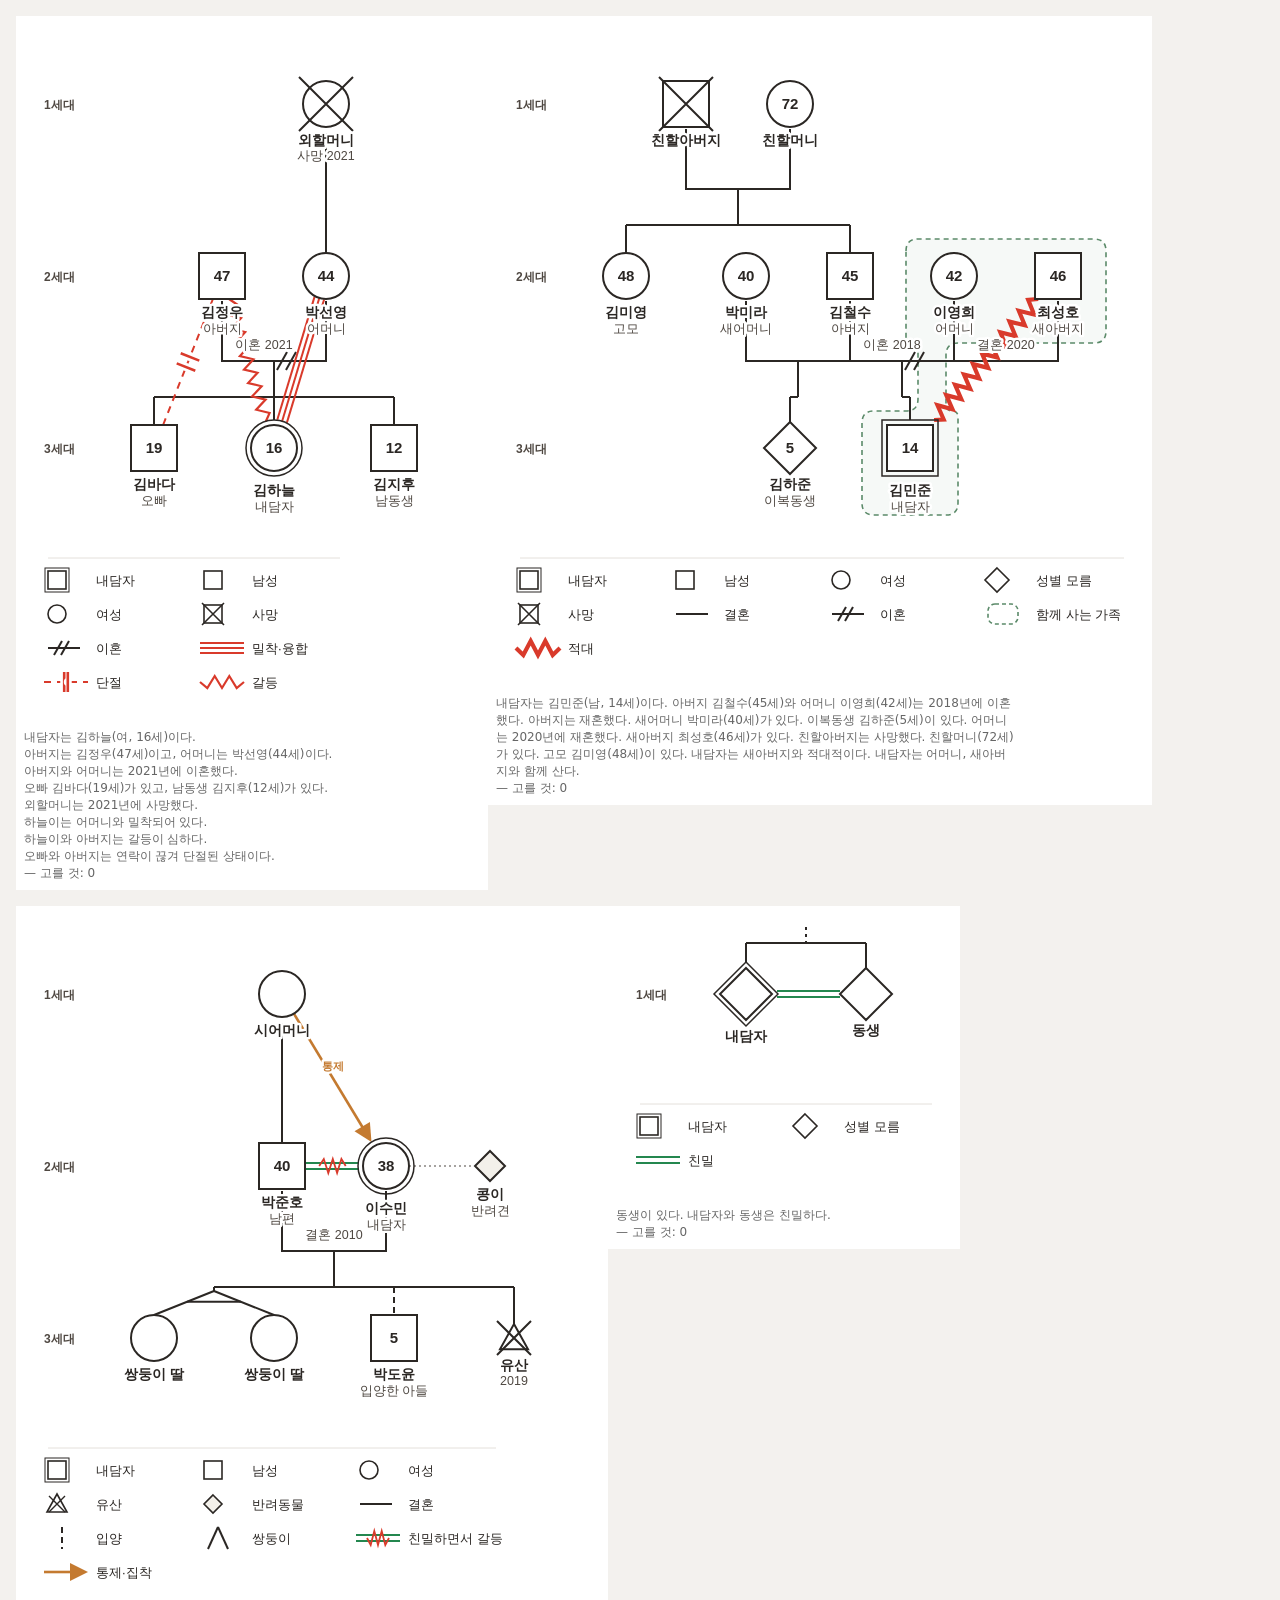
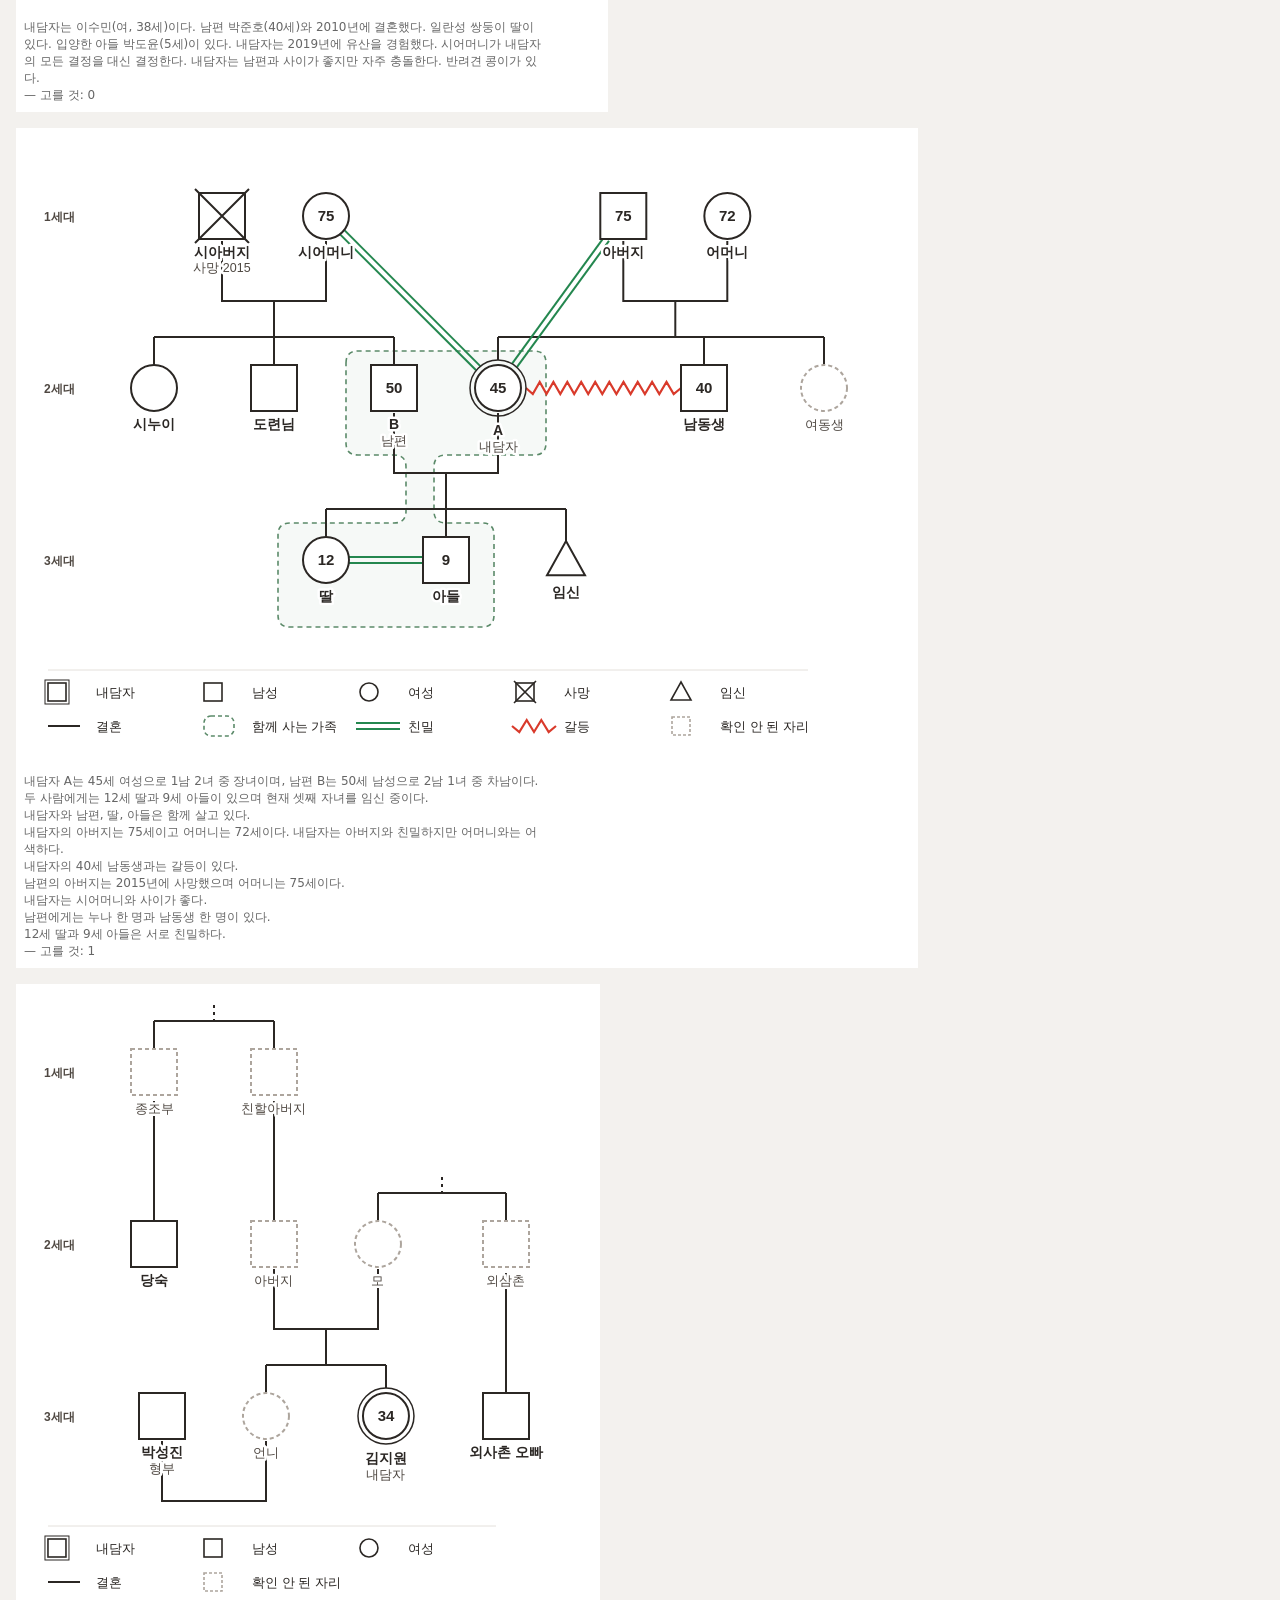
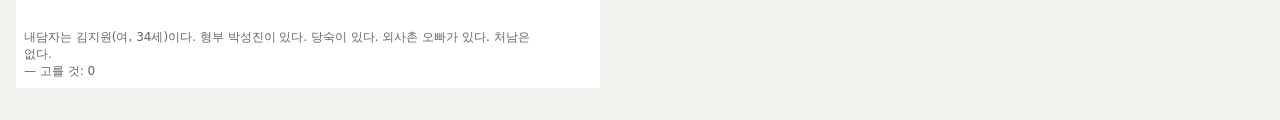
<file: tests/render.html>
<!doctype html>
<html lang="ko">
<head><meta charset="utf-8"><title>가계도 그리기 확인</title>
<style>body{font:14px system-ui;margin:16px;background:#f3f1ee} figure{background:#fff;margin:0 0 16px;padding:8px;display:inline-block;vertical-align:top;max-width:100%} figure svg{max-width:100%;height:auto} figcaption{font-size:12px;color:#666;max-width:520px;white-space:pre-wrap}</style>
</head>
<body>
<div id="out"></div>
<script src="../js/model.js"></script>
<script src="../js/parser.js"></script>
<script src="../js/layout.js"></script>
<script src="../js/genogram.js"></script>
<script>
var cases = [
  '내담자는 김하늘(여, 16세)이다.\n아버지는 김정우(47세)이고, 어머니는 박선영(44세)이다.\n아버지와 어머니는 2021년에 이혼했다.\n오빠 김바다(19세)가 있고, 남동생 김지후(12세)가 있다.\n외할머니는 2021년에 사망했다.\n하늘이는 어머니와 밀착되어 있다.\n하늘이와 아버지는 갈등이 심하다.\n오빠와 아버지는 연락이 끊겨 단절된 상태이다.',
  '내담자는 김민준(남, 14세)이다. 아버지 김철수(45세)와 어머니 이영희(42세)는 2018년에 이혼했다. 아버지는 재혼했다. 새어머니 박미라(40세)가 있다. 이복동생 김하준(5세)이 있다. 어머니는 2020년에 재혼했다. 새아버지 최성호(46세)가 있다. 친할아버지는 사망했다. 친할머니(72세)가 있다. 고모 김미영(48세)이 있다. 내담자는 새아버지와 적대적이다. 내담자는 어머니, 새아버지와 함께 산다.',
  '내담자는 이수민(여, 38세)이다. 남편 박준호(40세)와 2010년에 결혼했다. 일란성 쌍둥이 딸이 있다. 입양한 아들 박도윤(5세)이 있다. 내담자는 2019년에 유산을 경험했다. 시어머니가 내담자의 모든 결정을 대신 결정한다. 내담자는 남편과 사이가 좋지만 자주 충돌한다. 반려견 콩이가 있다.',
  '동생이 있다. 내담자와 동생은 친밀하다.',
  '내담자 A는 45세 여성으로 1남 2녀 중 장녀이며, 남편 B는 50세 남성으로 2남 1녀 중 차남이다.\n두 사람에게는 12세 딸과 9세 아들이 있으며 현재 셋째 자녀를 임신 중이다.\n내담자와 남편, 딸, 아들은 함께 살고 있다.\n내담자의 아버지는 75세이고 어머니는 72세이다. 내담자는 아버지와 친밀하지만 어머니와는 어색하다.\n내담자의 40세 남동생과는 갈등이 있다.\n남편의 아버지는 2015년에 사망했으며 어머니는 75세이다.\n내담자는 시어머니와 사이가 좋다.\n남편에게는 누나 한 명과 남동생 한 명이 있다.\n12세 딸과 9세 아들은 서로 친밀하다.',
  '내담자는 김지원(여, 34세)이다. 형부 박성진이 있다. 당숙이 있다. 외사촌 오빠가 있다. 처남은 없다.'
];
cases.forEach(function (t) {
  var m = GenogramParser.parse(t);
  var g = GenogramRender.render(m, { generations: true });
  var f = document.createElement('figure');
  f.innerHTML = (g ? g.svg : '(없음)') + '<figcaption>' + t + '\n— 고를 것: ' + m.choices.length + '</figcaption>';
  document.getElementById('out').appendChild(f);
});
</script>
</body>
</html>
</file>
<file: admin/admin.css>
:root { --paper: #FBFAF7; --ink: #2B2724; --muted: #6F6862; --line: #E6E1DB; --sage: #E6EEE6; --sage-ink: #3F6B4C; --lav: #EEEBF5; --lav-ink: #54498A; --coral: #F4A79F; --coral-ink: #A8463D; }
*, *::before, *::after { box-sizing: border-box; }
[hidden] { display: none !important; }
body { margin: 0; background: var(--paper); color: var(--ink); font: 400 16px/1.6 'IBM Plex Sans KR', 'Malgun Gothic', sans-serif; word-break: keep-all; }
.wrap { max-width: 1040px; margin: 0 auto; padding: 24px 16px 64px; }
.top { display: flex; justify-content: space-between; align-items: center; gap: 12px; margin-bottom: 20px; }
h1 { font-size: 22px; margin: 0; }
h1 span { display: block; font-size: 13px; font-weight: 500; color: var(--muted); }
h2 { font-size: 16px; margin: 0 0 12px; }
h3 { font-size: 14px; margin: 16px 0 8px; color: var(--muted); }
.btn { min-height: 44px; padding: 0 18px; border-radius: 999px; border: 1px solid var(--ink); background: var(--ink); color: #fff; font: 600 15px inherit; cursor: pointer; }
.btn.ghost { background: #fff; color: var(--ink); border-color: var(--line); }
.btn.small { min-height: 36px; padding: 0 14px; font-size: 13px; }
.login { max-width: 360px; margin: 10vh auto 0; display: grid; gap: 10px; background: #fff; padding: 24px; border-radius: 20px; border: 1px solid var(--line); }
.login input, .utm-form input, .utm-out input { min-height: 44px; padding: 8px 12px; border: 1px solid var(--line); border-radius: 12px; font: 16px inherit; width: 100%; }
.err { color: var(--coral-ink); min-height: 1.4em; margin: 0; font-size: 14px; }
.period { display: flex; gap: 6px; margin-bottom: 16px; }
.period button { min-height: 40px; padding: 0 16px; border-radius: 999px; border: 1px solid var(--line); background: #fff; font: 500 14px inherit; cursor: pointer; }
.period button[aria-pressed="true"] { background: var(--ink); color: #fff; border-color: var(--ink); }
.totals { display: grid; grid-template-columns: repeat(5, minmax(0, 1fr)); gap: 10px; margin-bottom: 14px; }
.total { background: #fff; border: 1px solid var(--line); border-radius: 16px; padding: 14px 16px; }
.total b { display: block; font-size: 28px; line-height: 1.1; }
.total span { font-size: 13px; color: var(--muted); }
.card { background: #fff; border: 1px solid var(--line); border-radius: 20px; padding: 18px 20px; margin-bottom: 14px; }
.card-head { display: flex; justify-content: space-between; align-items: center; gap: 10px; flex-wrap: wrap; margin-bottom: 8px; }
.card-head h2 { margin: 0; }
.grid2 { display: grid; grid-template-columns: repeat(2, minmax(0, 1fr)); gap: 14px; }
.grid2 .card { margin: 0; }
.hint { font-size: 13px; color: var(--muted); margin: 0 0 10px; }
.bars { display: flex; align-items: flex-end; gap: 2px; height: 140px; padding-top: 18px; }
.bar { flex: 1; background: var(--coral); border-radius: 3px 3px 0 0; min-height: 2px; position: relative; }
.bar:hover::after { content: attr(data-tip); position: absolute; bottom: 100%; left: 50%; transform: translateX(-50%); background: var(--ink); color: #fff; font-size: 12px; padding: 2px 6px; border-radius: 6px; white-space: nowrap; }
.rows { display: grid; gap: 6px; }
.row { display: grid; grid-template-columns: minmax(0, 1fr) 46px; gap: 8px; align-items: center; font-size: 14px; }
.row .track { grid-column: 1 / -1; height: 6px; border-radius: 3px; background: #F1EEE9; overflow: hidden; }
.row .fill { height: 100%; background: var(--sage-ink); }
.row b { text-align: right; }
.empty { font-size: 14px; color: var(--muted); }
.list { list-style: none; margin: 0; padding: 0; display: grid; gap: 8px; }
.list li { padding: 12px 14px; border-radius: 12px; background: #FAF8F5; display: grid; gap: 6px; }
.list .meta { font-size: 12.5px; color: var(--muted); }
.list .text { font-size: 15px; }
.status { display: flex; gap: 6px; }
.status button { min-height: 32px; padding: 0 12px; border-radius: 999px; border: 1px solid var(--line); background: #fff; font: 500 13px inherit; cursor: pointer; }
.status button[aria-pressed="true"] { background: var(--ink); color: #fff; border-color: var(--ink); }
.utm-form { display: grid; grid-template-columns: repeat(3, minmax(0, 1fr)); gap: 10px; }
.utm-form label { font-size: 13px; color: var(--muted); display: grid; gap: 4px; }
.utm-out { display: flex; gap: 8px; margin-top: 10px; }
@media (max-width: 760px) {
  .totals { grid-template-columns: repeat(2, minmax(0, 1fr)); }
  .grid2, .utm-form { grid-template-columns: 1fr; }
}
</file>
